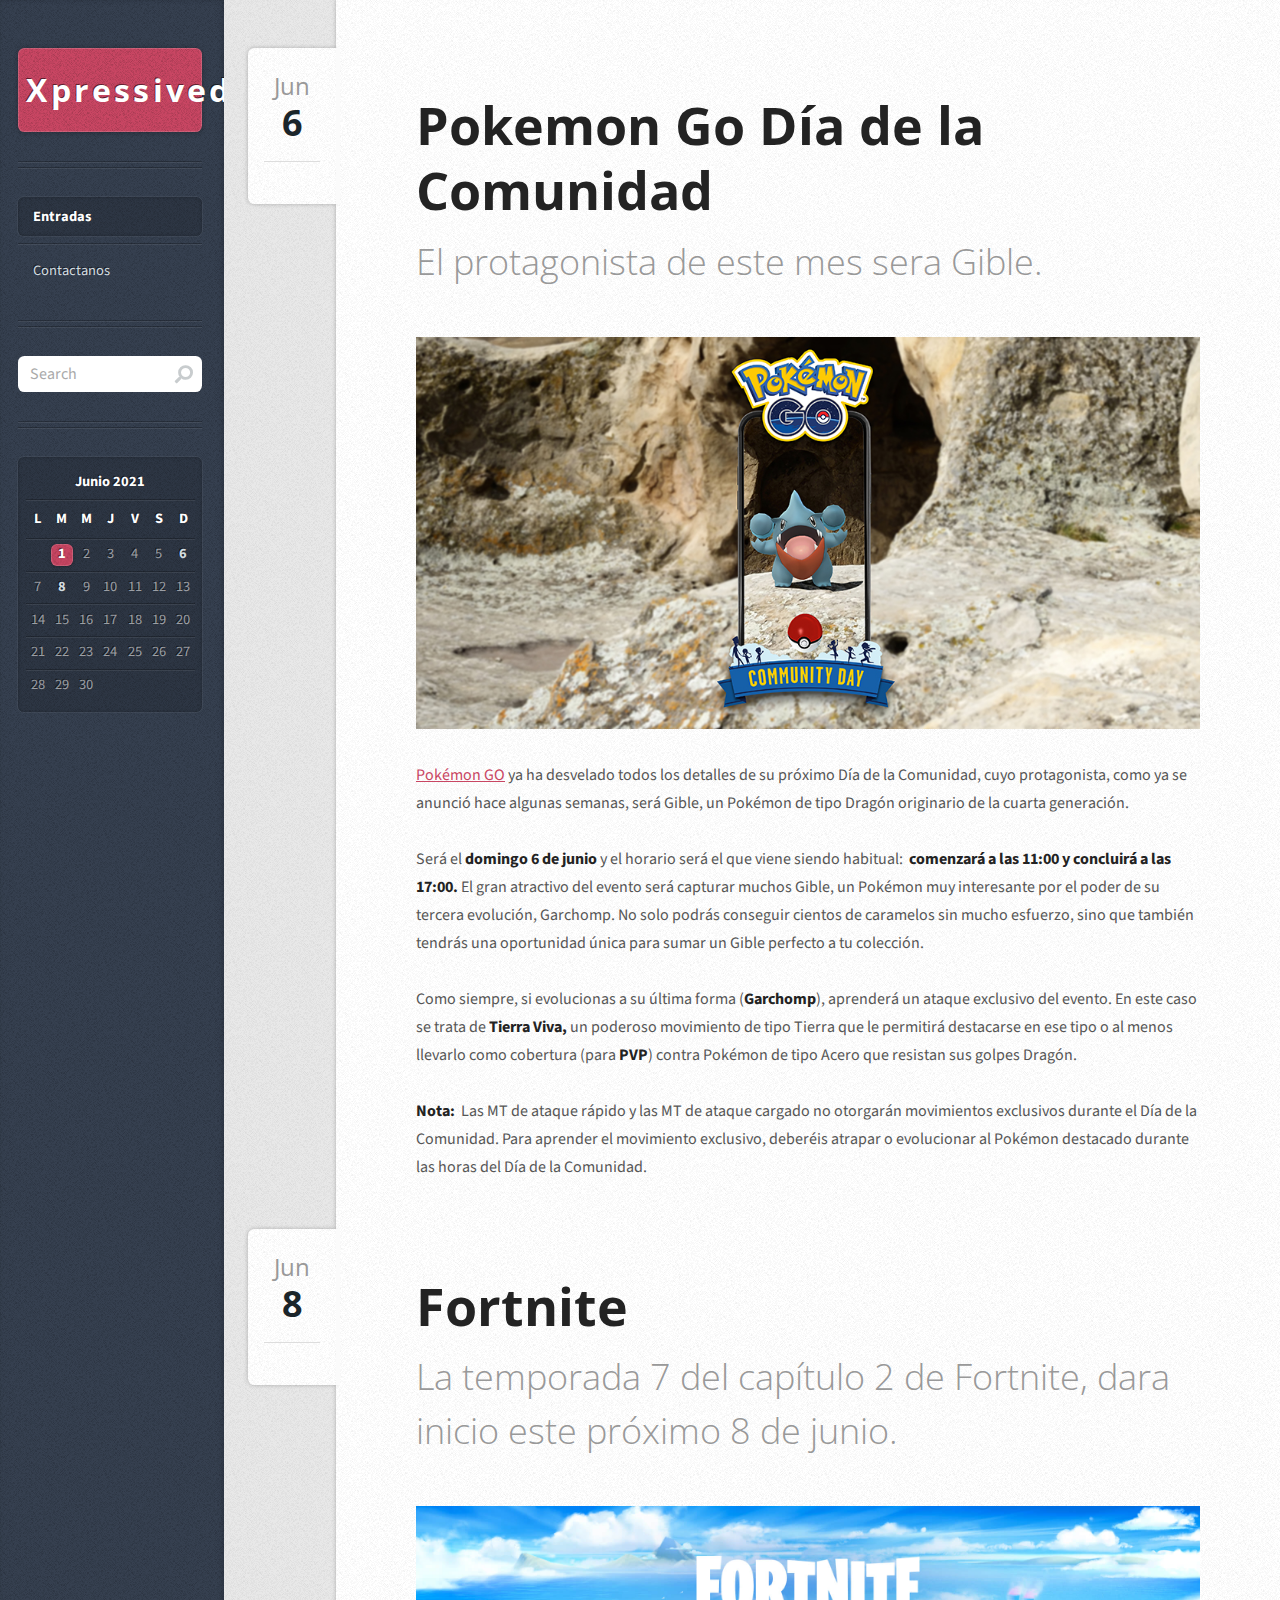
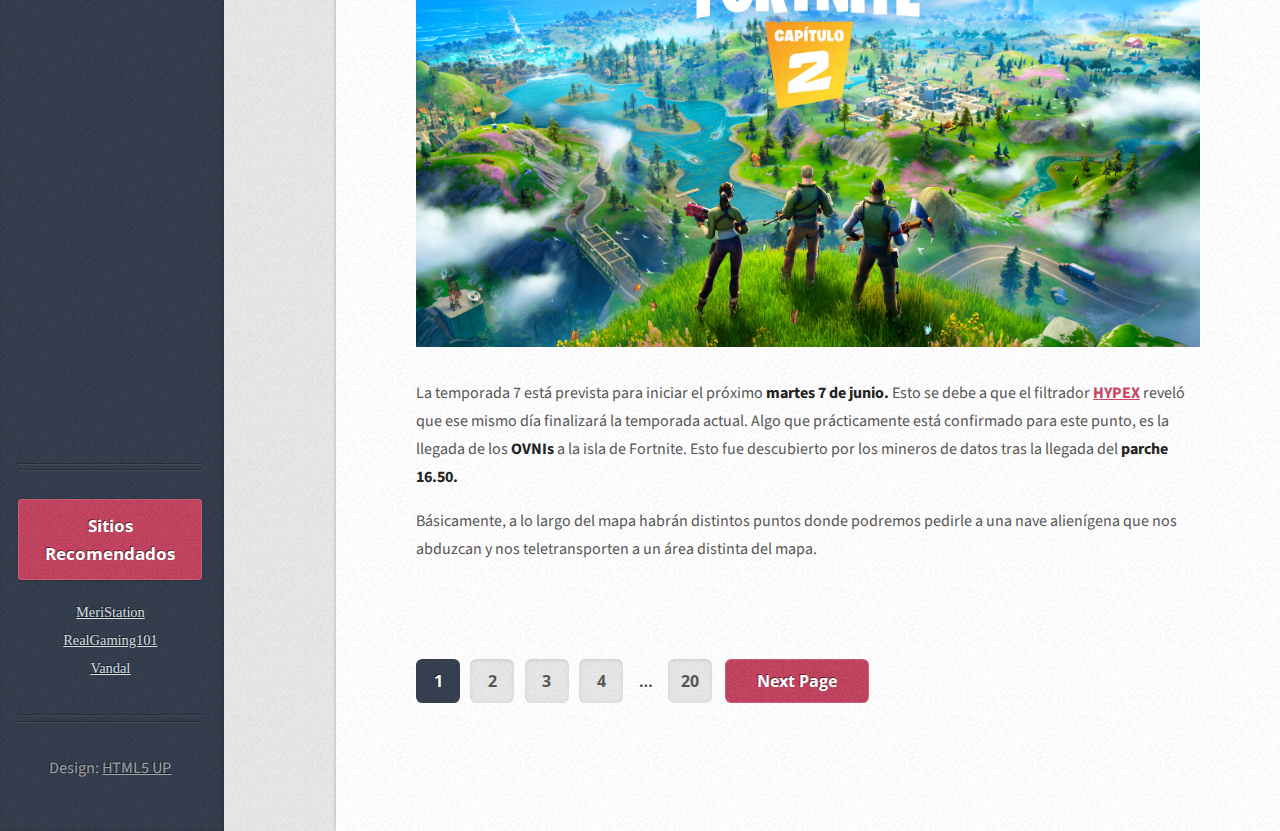
<file: index.html>
<!DOCTYPE html>
<!--
	Striped by HTML5 UP	html5up.net | @ajlkn	Free for personal and commercial use under the CCA 3.0 license (html5up.net/license)-->
<html>
  <head>
    <meta http-equiv="content-type" content="text/html; charset=utf-8">
    <title>Xpressived</title>
    <meta name="viewport" content="width=device-width, initial-scale=1, user-scalable=no">
    <link rel="stylesheet" href="assets/css/style.css">
  </head>
  <body class="is-preload">
    <!-- Content -->
    <div id="content">
      <div class="inner">
        <!-- Post -->
        <article class="box post post-excerpt">
          <header>
            <!--
									Note: Titles and subtitles will wrap automatically when necessary, so don't worry									if they get too long. You can also remove the <p> entirely if you don't									need a subtitle.								-->
            <h2><a href="#">Pokemon Go Día de la Comunidad <br>
              </a></h2>
            <p>El protagonista de este mes sera Gible.<br>
            </p>
          </header>
          <div class="info">
            <!--
									Note: The date should be formatted exactly as it's shown below. In particular, the									"least significant" characters of the month should be encapsulated in a <span>									element to denote what gets dropped in 1200px mode (eg. the "uary" in "January").									Oh, and if you don't need a date for a particular page or post you can simply delete									the entire "date" element.								-->
            <span class="date"><span class="month">Jun<span>io</span></span> <span

                class="day">6</span><span class="year">, 2021</span></span>
            <!--
									Note: You can change the number of list items in "stats" to whatever you want.								-->
            <ul class="stats">
            </ul>
          </div>
          <a href="#" class="image featured"><img src="images/pic01.jpg" alt=""></a><a

            href="https://pokemongo.nianticlabs.com/es/" target="_blank">Pokémon
            GO</a> ya ha desvelado todos los detalles de su próximo Día de la
          Comunidad, cuyo protagonista, como ya se anunció hace algunas semanas,
          será Gible, un Pokémon de tipo Dragón originario de la cuarta
          generación.<br>
          <br>
          Será el <strong>domingo 6 de junio</strong> y el horario será el que
          viene siendo habitual:&nbsp; <strong>comenzará a las 11:00 y
            concluirá a las 17:00. </strong>El gran atractivo del evento será
          capturar muchos Gible, un Pokémon muy interesante por el poder de su
          tercera evolución, Garchomp. No solo podrás conseguir cientos de
          caramelos sin mucho esfuerzo, sino que también tendrás una oportunidad
          única para sumar un Gible perfecto a tu colección. <br>
          <br>
          Como siempre, si evolucionas a su última forma (<strong>Garchomp</strong>),
          aprenderá un ataque exclusivo del evento. En este caso se trata de <strong>Tierra
            Viva,</strong> un poderoso movimiento de tipo Tierra que le
          permitirá destacarse en ese tipo o al menos llevarlo como cobertura
          (para <strong>PVP</strong>) contra Pokémon de tipo Acero que resistan
          sus golpes Dragón.<br>
          <br>
          <strong>Nota:</strong>&nbsp; Las MT de ataque rápido y las MT de
          ataque cargado no otorgarán movimientos exclusivos durante el Día de
          la Comunidad. Para aprender el movimiento exclusivo, deberéis atrapar
          o evolucionar al Pokémon destacado durante las horas del Día de la
          Comunidad.</article>
        <!-- Post -->
        <article class="box post post-excerpt">
          <header>
            <h2><a href="#">Fortnite <br>
              </a></h2>
            <p>La temporada 7 del capítulo 2 de Fortnite, dara inicio este
              próximo 8 de junio.</p>
          </header>
          <div class="info"> <span class="date"><span class="month">Jun<span>io</span></span>
              <span class="day">8</span><span class="year">, 2021</span></span>
          </div>
          <a href="#" class="image featured"><img src="images/pic02.jpg" alt=""></a>
          <p><span>La temporada 7 está prevista para iniciar el próximo <strong>martes
                7 de junio.</strong> Esto se debe a que el filtrador <strong><a

                  href="https://twitter.com/HYPEX?ref_src=twsrc%5Etfw%7Ctwcamp%5Etweetembed%7Ctwterm%5E1371721168185655297%7Ctwgr%5E%7Ctwcon%5Es1_&amp;ref_url=https%3A%2F%2Frealgaming101.es%2Ffortnite%2Ffortnite-temporada-7-capitulo-2-fecha-de-inicio-trailer-pase-de-batalla-skins-filtraciones%2F"

                  target="_blank">HYPEX</a></strong> reveló que ese mismo día
              finalizará la temporada actual.</span> Algo que prácticamente está
            confirmado para este punto, es la llegada de los <strong>OVNIs </strong>a
            la isla de Fortnite. Esto fue descubierto por los mineros de datos
            tras la llegada del<strong> parche 16.50.</strong></p>
          <p></p>
          Básicamente, a lo largo del mapa habrán distintos puntos donde
          podremos pedirle a una nave alienígena que nos abduzcan y nos
          teletransporten a un área distinta del mapa.
          <p></p>
        </article>
        <!-- Pagination -->
        <div class="pagination">
          <!--<a href="#" class="button previous">Previous Page</a>-->
          <div class="pages"> <a href="#" class="active">1</a> <a href="#">2</a>
            <a href="#">3</a> <a href="#">4</a> <span>…</span> <a href="#">20</a>
          </div>
          <a href="#" class="button next">Next Page</a> </div>
      </div>
    </div>
    <!-- Sidebar -->
    <div id="sidebar">
      <!-- Logo -->
      <h1 id="logo"><a href="#">Xpressived</a></h1>
      <!-- Nav -->
      <nav id="nav">
        <ul>
          <li class="current"><a href="#">Entradas</a></li>
          <li><a href="Contacte.html">Contactanos</a></li>
        </ul>
      </nav>
      <!-- Search -->
      <section class="box search">
        <form method="post" action="#"> <input class="text" name="search" placeholder="Search"

            type="text"> </form>
      </section>
      <!-- Calendario -->
      <section class="box calendar">
        <div class="inner">
          <table>
            <caption>Junio 2021</caption>
            <thead>
              <tr>
                <th scope="col" title="Lunes">L</th>
                <th scope="col" title="Martes">M</th>
                <th scope="col" title="Miercoles">M</th>
                <th scope="col" title="Jueves">J</th>
                <th scope="col" title="Viernes">V</th>
                <th scope="col" title="Sabado">S</th>
                <th scope="col" title="Domingo">D</th>
              </tr>
            </thead>
            <tbody>
              <tr>
                <td colspan="1" class="pad"><span>&nbsp;</span></td>
                <td class="today"><a href="#">1</a></td>
                <td><span>2</span></td>
                <td><span>3</span></td>
                <td><span>4</span></td>
                <td><span>5</span></td>
                <td><a href="#">6</a></td>
              </tr>
              <tr>
                <td><span>7</span></td>
                <td><a href="#">8</a></td>
                <td><span>9</span></td>
                <td><span>10</span></td>
                <td><span>11</span></td>
                <td><span>12</span></td>
                <td><span>13</span></td>
              </tr>
              <tr>
                <td><span>14</span></td>
                <td><span>15</span></td>
                <td><span>16</span></td>
                <td><span>17</span></td>
                <td><span>18</span></td>
                <td><span>19</span></td>
                <td><span>20</span></td>
              </tr>
              <tr>
                <td><span>21</span></td>
                <td><span>22</span></td>
                <td><span>23</span></td>
                <td><span>24</span></td>
                <td><span>25</span></td>
                <td><span>26</span></td>
                <td><span>27</span></td>
              </tr>
              <tr>
                <td><span>28</span></td>
                <td><span>29</span></td>
                <td><span>30</span></td>
                <td class="pad" colspan="4"><span>&nbsp;</span></td>
              </tr>
            </tbody>
          </table>
        </div>
      </section>
      <!-- Sitios Recomendados -->
      <section class="box recommend-sites" style="margin-top: 1350.8px;">
        <header>
          <h2>Sitios Recomendados</h2>
        </header>
        <ul>
          <li><a href="https://as.com/meristation/" target="_blank">MeriStation<br>
            </a> <a href="https://realgaming101.es/" target="_blank">RealGaming101<br>
            </a> <a href="https://vandal.elespanol.com/" target="_blank"><u>Vandal</u><br>
            </a></li>
        </ul>
      </section>
      <!-- Copyright -->
      <ul id="copyright">
        <li>Design: <a href="http://html5up.net">HTML5 UP</a></li>
      </ul>
    </div>
    <!-- Scripts -->
    <script src="assets/js/jquery.min.js"></script>
    <script src="assets/js/browser.min.js"></script>
    <script src="assets/js/breakpoints.min.js"></script>
    <script src="assets/js/util.js"></script>
    <script src="assets/js/main.js"></script>
  </body>
</html>
</file>
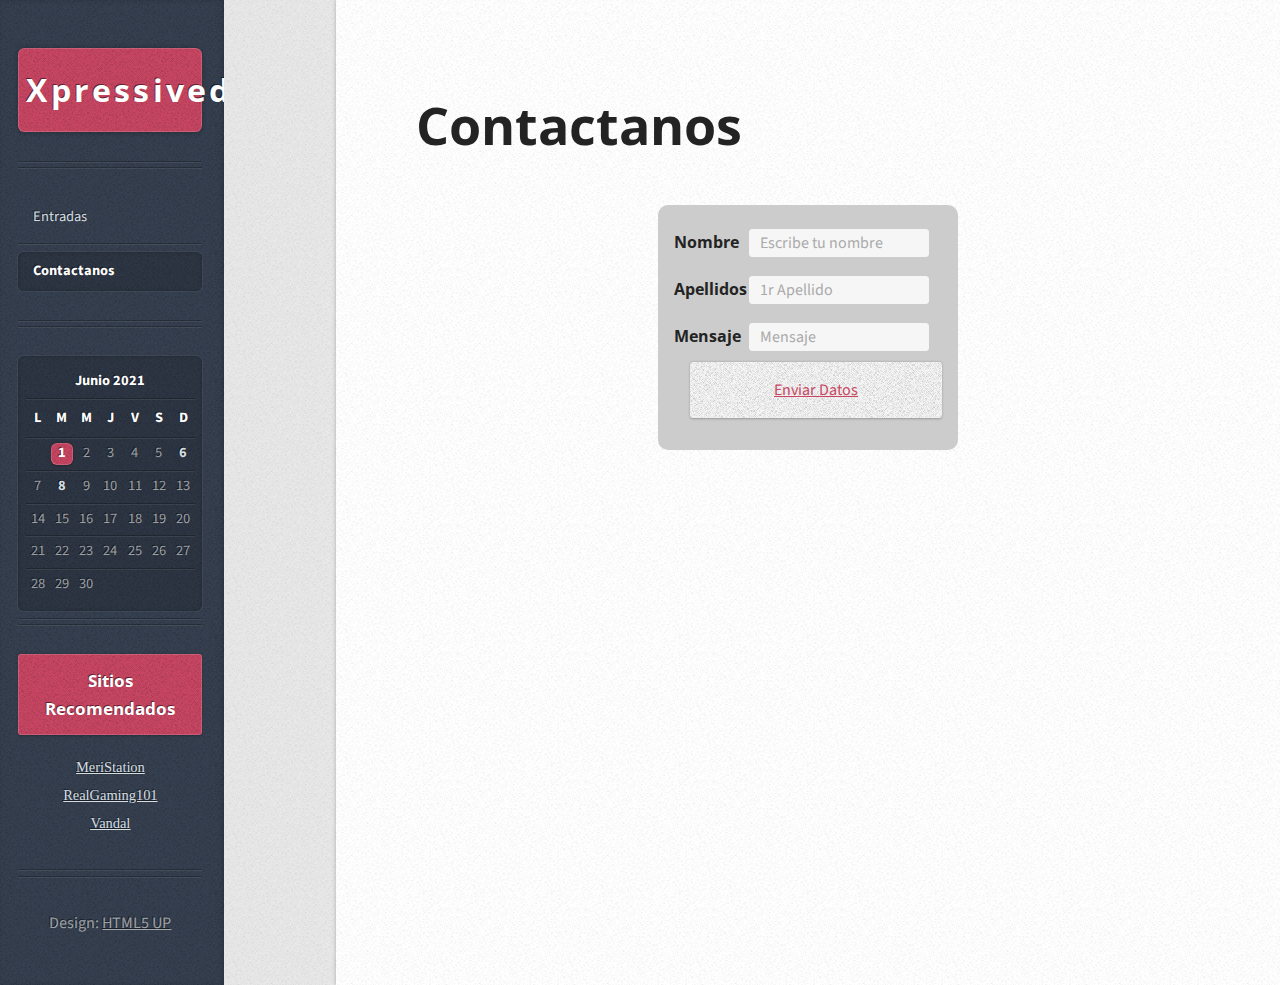
<file: Contacte.html>
<!DOCTYPE html>
<!--
	Striped by HTML5 UP	html5up.net | @ajlkn	Free for personal and commercial use under the CCA 3.0 license (html5up.net/license)-->
<html>
  <head>
    <meta http-equiv="content-type" content="text/html; charset=utf-8">
    <title>Xpressived</title>
    <meta name="viewport" content="width=device-width, initial-scale=1, user-scalable=no">
    <link rel="stylesheet" href="assets/css/style.css">
  </head>
  <body class="is-preload">
    <!-- Content -->
    <div id="content">
      <div class="inner">
        <!-- Post -->
        <article class="box post post-excerpt">
          <header>
            <!--
									Note: Titles and subtitles will wrap automatically when necessary, so don't worry									if they get too long. You can also remove the <p> entirely if you don't									need a subtitle.								-->
            <h2><a href="#">Contactanos <br>
              </a></h2>
          </header>
          <link rel="stylesheet" href="assets/css/Contact.css">
          <form action="#" target="Contactanos" method="get" name="formDatosPersonales">
            <label for="nombre">Nombre</label> <input name="nombre"

              id="nombre" placeholder="Escribe tu nombre" type="text"> <label for="apellidos">Apellidos</label>
            <input name="apellidos" id="apellidos" placeholder="1r Apellido" type="text">
            <label for="Mensaje">Mensaje</label> <input name="mensaje" id="Mensaje"

              placeholder="Mensaje" type="text">
            <ul><li><a href="Form.html">Enviar Datos </a></li></ul>
          </form>
        </article>
      </div>
    </div>
    <!-- Sidebar -->
    <div id="sidebar">
      <!-- Logo -->
      <h1 id="logo"><a href="#">Xpressived</a></h1>
      <!-- Nav -->
      <nav id="nav">
        <ul>
          <li><a href="index.html">Entradas</a></li>
          <li class="current"><a href="#">Contactanos</a></li>
        </ul>
      </nav>
      <!-- Calendario -->
      <section class="box calendar">
        <div class="inner">
          <table>
            <caption>Junio 2021</caption>
            <thead>
              <tr>
                <th scope="col" title="Lunes">L</th>
                <th scope="col" title="Martes">M</th>
                <th scope="col" title="Miercoles">M</th>
                <th scope="col" title="Jueves">J</th>
                <th scope="col" title="Viernes">V</th>
                <th scope="col" title="Sabado">S</th>
                <th scope="col" title="Domingo">D</th>
              </tr>
            </thead>
            <tbody>
              <tr>
                <td colspan="1" class="pad"><span>&nbsp;</span></td>
                <td class="today"><a href="#">1</a></td>
                <td><span>2</span></td>
                <td><span>3</span></td>
                <td><span>4</span></td>
                <td><span>5</span></td>
                <td><a href="#">6</a></td>
              </tr>
              <tr>
                <td><span>7</span></td>
                <td><a href="#">8</a></td>
                <td><span>9</span></td>
                <td><span>10</span></td>
                <td><span>11</span></td>
                <td><span>12</span></td>
                <td><span>13</span></td>
              </tr>
              <tr>
                <td><span>14</span></td>
                <td><span>15</span></td>
                <td><span>16</span></td>
                <td><span>17</span></td>
                <td><span>18</span></td>
                <td><span>19</span></td>
                <td><span>20</span></td>
              </tr>
              <tr>
                <td><span>21</span></td>
                <td><span>22</span></td>
                <td><span>23</span></td>
                <td><span>24</span></td>
                <td><span>25</span></td>
                <td><span>26</span></td>
                <td><span>27</span></td>
              </tr>
              <tr>
                <td><span>28</span></td>
                <td><span>29</span></td>
                <td><span>30</span></td>
                <td class="pad" colspan="4"><span>&nbsp;</span></td>
              </tr>
            </tbody>
          </table>
        </div>
      </section>
      <!-- Sitios Recomendados -->
      <section class="box recommend-sites" style="margin-top: 6.8px;">
        <header>
          <h2>Sitios Recomendados</h2>
        </header>
        <ul>
          <li><a href="https://as.com/meristation/" target="_blank">MeriStation<br>
            </a> <a href="https://realgaming101.es/" target="_blank">RealGaming101<br>
            </a> <a href="https://vandal.elespanol.com/" target="_blank"><u>Vandal</u><br>
            </a></li>
        </ul>
      </section>
      <!-- Copyright -->
      <ul id="copyright">
        <li>Design: <a href="http://html5up.net">HTML5 UP</a></li>
      </ul>
    </div>
    <!-- Scripts -->
    <script src="assets/js/jquery.min.js"></script>
    <script src="assets/js/browser.min.js"></script>
    <script src="assets/js/breakpoints.min.js"></script>
    <script src="assets/js/util.js"></script>
    <script src="assets/js/main.js"></script>
  </body>
</html>
</file>
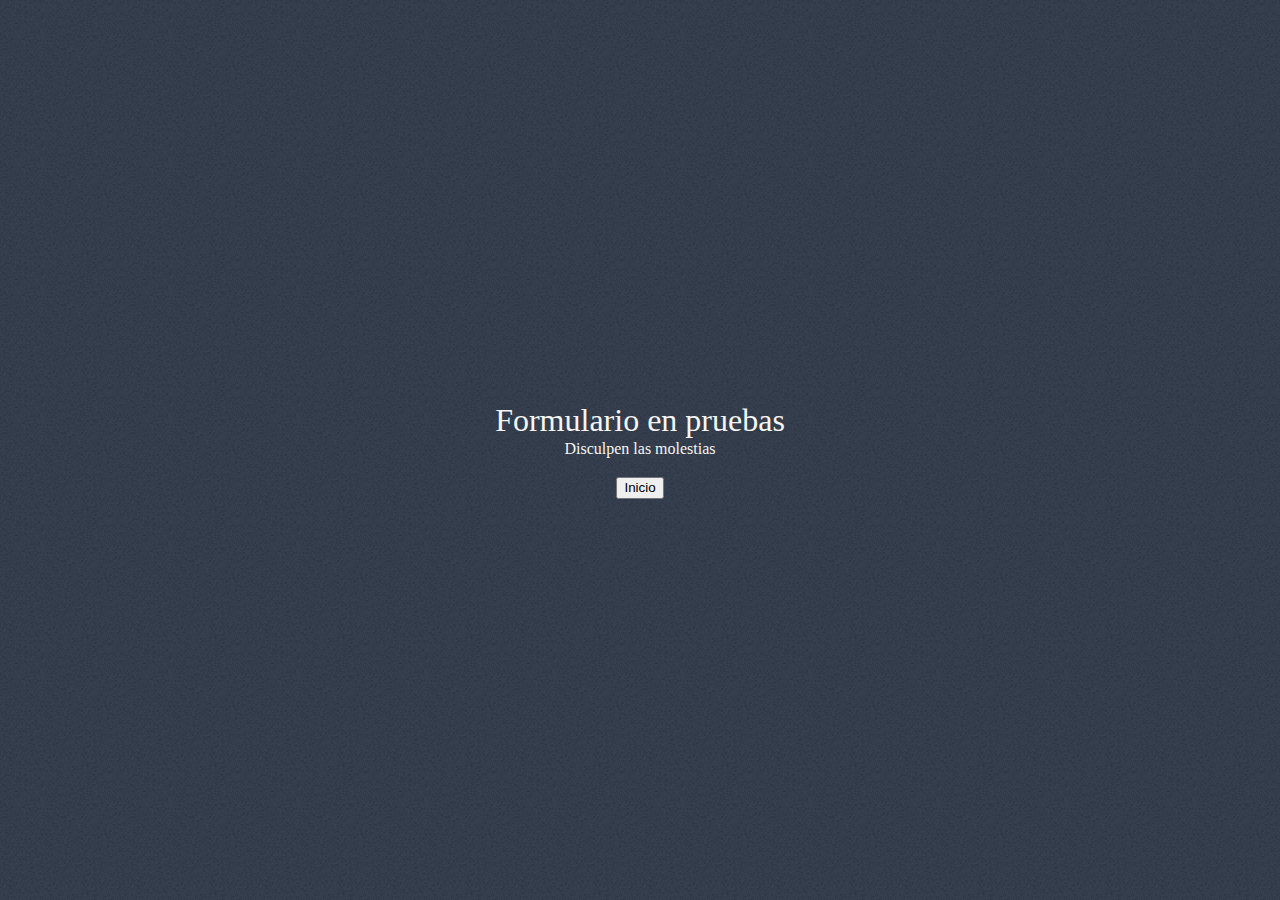
<file: Form.html>
<!DOCTYPE html>
<html lang="en">

  <head>
    <meta http-equiv="content-type" content="text/html; charset=utf-8">
    <title>Formulario en Pruebas</title>
    <meta name="viewport" content="width=device-width, initial-scale=1">
    <link rel="stylesheet" href="assets/css/Form.css">
  </head>

<body>
  <h1>Formulario en pruebas</h1>
  <p>Disculpen las molestias</p>
  
  <p><a href="index.html"><br>
    </a> </p>
  <a href="index.html"> </a>
  <p><form style="display: inline" action="index.html" method="get">
    <button>Inicio</button>
  </form><br>

</body>
</html>
</file>
<file: assets/css/Contact.css>
*{box-sizing:border-box;}

form{
	width:300px;
	padding:16px;
	border-radius:10px;
	margin:auto;
	background-color:#ccc;
}

form label{
	width:72px;
	font-weight:bold;
	display:inline-block;
}

form input[type="text"], form input[type="email"] {
	width:180px;
	padding:3px 10px;
	border:1px solid #f6f6f6;
	border-radius:3px;
	background-color:#f6f6f6;
	margin:8px 0;
	display:inline-block;
}

form input[type="submit"]{
	width:100%;
	padding:8px 16px;
	margin-top:32px;
	border:1px solid #000;
	border-radius:5px;
	display:block;
	color:#fff;
	background-color:#000;
} 

form input[type="submit"]:hover{
	cursor:pointer;
}

textarea{
	width:100%;
	height:100px;
	border:1px solid #f6f6f6;
	border-radius:3px;
	background-color:#f6f6f6;			
	margin:8px 0;
	/*resize: vertical | horizontal | none | both*/
	resize:none;
	display:block;
}


form li{
    display: block;
					background-color: #F5F5F5;
					background-image: url("images/bg01.png");
					padding: 0.875em 0.25em;
					border-radius: 0.2em;
					text-align: center;
					box-shadow: inset 0px 0px 0px 1px rgba(255, 255, 255, 0.15), 0 0.025em 0.15em 0em rgba(0, 0, 0, 0.25);
					text-decoration: none;
					color: #fff;
}
</file>
<file: assets/css/Form.css>
* {
    line-height: 1.2;
    margin: 0;
}

html {
    color: #888;
    display: table;
    height: 100%;
    text-align: center;
    width: 100%;
}

body {
    background-image: url("images/bg01.png");
    background-color: #364050;
    display: table-cell;
    vertical-align: middle;
    margin: 2em auto;
    color: #F5F5F5;
}

h1 {
    
    color:#F5F5F5;
    font-size: 2em;
    font-weight: 400;
}

p {
    
    margin: 0 auto;
    width: 280px;
}

@media only screen and (max-width: 280px) {

    body, p {
        
        width: 95%;
    }

    h1 {
        
        font-size: 1.5em;
        margin: 0 0 0.3em;
    }

}
</file>
<file: assets/css/style.css>
@import url("fontawesome-all.min.css");
@import url("https://fonts.googleapis.com/css?family=Source+Sans+Pro:400,400italic,700|Open+Sans+Condensed:300,700");

/*
	Striped by HTML5 UP
	html5up.net | @ajlkn
	Free for personal and commercial use under the CCA 3.0 license (html5up.net/license)
*/

html, body, div, span, applet, object,
iframe, h1, h2, h3, h4, h5, h6, p, blockquote,
pre, a, abbr, acronym, address, big, cite,
code, del, dfn, em, img, ins, kbd, q, s, samp,
small, strike, strong, sub, sup, tt, var, b,
u, i, center, dl, dt, dd, ol, ul, li, fieldset,
form, label, legend, table, caption, tbody,
tfoot, thead, tr, th, td, article, aside,
canvas, details, embed, figure, figcaption,
footer, header, hgroup, menu, nav, output, ruby,
section, summary, time, mark, audio, video {
	margin: 0;
	padding: 0;
	border: 0;
	font-size: 100%;
	font: inherit;
	vertical-align: baseline;}

article, aside, details, figcaption, figure,
footer, header, hgroup, menu, nav, section {
	display: block;}

body {
	line-height: 1;
}

ol, ul {
	list-style: none;
}

blockquote, q {
	quotes: none;
}

	blockquote:before, blockquote:after, q:before, q:after {
		content: '';
		content: none;
	}

table {
	border-collapse: collapse;
	border-spacing: 0;
}

body {
	-webkit-text-size-adjust: none;
}

mark {
	background-color: transparent;
	color: inherit;
}

input::-moz-focus-inner {
	border: 0;
	padding: 0;
}

input, select, textarea {
	-moz-appearance: none;
	-webkit-appearance: none;
	-ms-appearance: none;
	appearance: none;
}

/* Basic */

	html {
		box-sizing: border-box;
	}

	*, *:before, *:after {
		box-sizing: inherit;
	}

	body {
		background-color: #e8e8e8;
		background-image: url("images/bg02.png");
		display: -moz-flex;
		display: -webkit-flex;
		display: -ms-flex;
		display: flex;
	}

		body.is-preload *, body.is-preload *:before, body.is-preload *:after {
			-moz-animation: none !important;
			-webkit-animation: none !important;
			-ms-animation: none !important;
			animation: none !important;
			-moz-transition: none !important;
			-webkit-transition: none !important;
			-ms-transition: none !important;
			transition: none !important;
		}

	body, input, textarea, select {
		font-family: 'Source Sans Pro', sans-serif;
		font-weight: 400;
		color: #565656;
	}

	a {
		color: #c94663;
	}

	strong, b {
		font-weight: 700;
		color: #232323;
	}

	h2, h3, h4, h5, h6 {
		font-family: 'Open Sans Condensed', sans-serif;
		font-weight: 700;
		color: #232323;
	}

	h2 a, h4 a, h5 a, h6 a {
		text-decoration: none;
		color: inherit;
	}

	blockquote {
		border-left: solid 5px #ddd;
		padding: 1em 0 1em 2em;
		font-style: italic;
	}

	em, i {
		font-style: italic;
	}

	hr {
		border: 0;
		border-top: solid 1px #ddd;
		padding: 1.5em 0 0 0;
		margin: 1.75em 0 0 0;
	}

	sub {
		position: relative;
		top: 0.5em;
		font-size: 0.8em;
	}

	sup {
		position: relative;
		top: -0.5em;
		font-size: 0.8em;
	}

	br.clear {
		clear: both;
	}

	p, ul, ol, dl {
		margin-bottom: 1em;
	}

/* Row */

	.row {
		display: flex;
		flex-wrap: wrap;
		box-sizing: border-box;
		align-items: stretch;
	}

		.row > * {
			box-sizing: border-box;
		}

		.row.gtr-uniform > * > :last-child {
			margin-bottom: 0;
		}

		.row.aln-left {
			justify-content: flex-start;
		}

		.row.aln-center {
			justify-content: center;
		}

		.row.aln-right {
			justify-content: flex-end;
		}

		.row.aln-top {
			align-items: flex-start;
		}

		.row.aln-middle {
			align-items: center;
		}

		.row.aln-bottom {
			align-items: flex-end;
		}

		.row > .imp {
			order: -1;
		}

		.row > .col-1 {
			width: 8.33333%;
		}

		.row > .off-1 {
			margin-left: 8.33333%;
		}

		.row > .col-2 {
			width: 16.66667%;
		}

		.row > .off-2 {
			margin-left: 16.66667%;
		}

		.row > .col-3 {
			width: 25%;
		}

		.row > .off-3 {
			margin-left: 25%;
		}

		.row > .col-4 {
			width: 33.33333%;
		}

		.row > .off-4 {
			margin-left: 33.33333%;
		}

		.row > .col-5 {
			width: 41.66667%;
		}

		.row > .off-5 {
			margin-left: 41.66667%;
		}

		.row > .col-6 {
			width: 50%;
		}

		.row > .off-6 {
			margin-left: 50%;
		}

		.row > .col-7 {
			width: 58.33333%;
		}

		.row > .off-7 {
			margin-left: 58.33333%;
		}

		.row > .col-8 {
			width: 66.66667%;
		}

		.row > .off-8 {
			margin-left: 66.66667%;
		}

		.row > .col-9 {
			width: 75%;
		}

		.row > .off-9 {
			margin-left: 75%;
		}

		.row > .col-10 {
			width: 83.33333%;
		}

		.row > .off-10 {
			margin-left: 83.33333%;
		}

		.row > .col-11 {
			width: 91.66667%;
		}

		.row > .off-11 {
			margin-left: 91.66667%;
		}

		.row > .col-12 {
			width: 100%;
		}

		.row > .off-12 {
			margin-left: 100%;
		}

		.row.gtr-0 {
			margin-top: 0px;
			margin-left: 0px;
		}

			.row.gtr-0 > * {
				padding: 0px 0 0 0px;
			}

			.row.gtr-0.gtr-uniform {
				margin-top: 0px;
			}

				.row.gtr-0.gtr-uniform > * {
					padding-top: 0px;
				}

		.row.gtr-25 {
			margin-top: -12.5px;
			margin-left: -12.5px;
		}

			.row.gtr-25 > * {
				padding: 12.5px 0 0 12.5px;
			}

			.row.gtr-25.gtr-uniform {
				margin-top: -12.5px;
			}

				.row.gtr-25.gtr-uniform > * {
					padding-top: 12.5px;
				}

		.row.gtr-50 {
			margin-top: -25px;
			margin-left: -25px;
		}

			.row.gtr-50 > * {
				padding: 25px 0 0 25px;
			}

			.row.gtr-50.gtr-uniform {
				margin-top: -25px;
			}

				.row.gtr-50.gtr-uniform > * {
					padding-top: 25px;
				}

		.row {
			margin-top: -50px;
			margin-left: -50px;
		}

			.row > * {
				padding: 50px 0 0 50px;
			}

			.row.gtr-uniform {
				margin-top: -50px;
			}

				.row.gtr-uniform > * {
					padding-top: 50px;
				}

		.row.gtr-150 {
			margin-top: -75px;
			margin-left: -75px;
		}

			.row.gtr-150 > * {
				padding: 75px 0 0 75px;
			}

			.row.gtr-150.gtr-uniform {
				margin-top: -75px;
			}

				.row.gtr-150.gtr-uniform > * {
					padding-top: 75px;
				}

		.row.gtr-200 {
			margin-top: -100px;
			margin-left: -100px;
		}

			.row.gtr-200 > * {
				padding: 100px 0 0 100px;
			}

			.row.gtr-200.gtr-uniform {
				margin-top: -100px;
			}

				.row.gtr-200.gtr-uniform > * {
					padding-top: 100px;
				}

		@media screen and (min-width: 737px) {

			.row {
				display: flex;
				flex-wrap: wrap;
				box-sizing: border-box;
				align-items: stretch;
			}

				.row > * {
					box-sizing: border-box;
				}

				.row.gtr-uniform > * > :last-child {
					margin-bottom: 0;
				}

				.row.aln-left {
					justify-content: flex-start;
				}

				.row.aln-center {
					justify-content: center;
				}

				.row.aln-right {
					justify-content: flex-end;
				}

				.row.aln-top {
					align-items: flex-start;
				}

				.row.aln-middle {
					align-items: center;
				}

				.row.aln-bottom {
					align-items: flex-end;
				}

				.row > .imp-desktop {
					order: -1;
				}

				.row > .col-1-desktop {
					width: 8.33333%;
				}

				.row > .off-1-desktop {
					margin-left: 8.33333%;
				}

				.row > .col-2-desktop {
					width: 16.66667%;
				}

				.row > .off-2-desktop {
					margin-left: 16.66667%;
				}

				.row > .col-3-desktop {
					width: 25%;
				}

				.row > .off-3-desktop {
					margin-left: 25%;
				}

				.row > .col-4-desktop {
					width: 33.33333%;
				}

				.row > .off-4-desktop {
					margin-left: 33.33333%;
				}

				.row > .col-5-desktop {
					width: 41.66667%;
				}

				.row > .off-5-desktop {
					margin-left: 41.66667%;
				}

				.row > .col-6-desktop {
					width: 50%;
				}

				.row > .off-6-desktop {
					margin-left: 50%;
				}

				.row > .col-7-desktop {
					width: 58.33333%;
				}

				.row > .off-7-desktop {
					margin-left: 58.33333%;
				}

				.row > .col-8-desktop {
					width: 66.66667%;
				}

				.row > .off-8-desktop {
					margin-left: 66.66667%;
				}

				.row > .col-9-desktop {
					width: 75%;
				}

				.row > .off-9-desktop {
					margin-left: 75%;
				}

				.row > .col-10-desktop {
					width: 83.33333%;
				}

				.row > .off-10-desktop {
					margin-left: 83.33333%;
				}

				.row > .col-11-desktop {
					width: 91.66667%;
				}

				.row > .off-11-desktop {
					margin-left: 91.66667%;
				}

				.row > .col-12-desktop {
					width: 100%;
				}

				.row > .off-12-desktop {
					margin-left: 100%;
				}

				.row.gtr-0 {
					margin-top: 0px;
					margin-left: 0px;
				}

					.row.gtr-0 > * {
						padding: 0px 0 0 0px;
					}

					.row.gtr-0.gtr-uniform {
						margin-top: 0px;
					}

						.row.gtr-0.gtr-uniform > * {
							padding-top: 0px;
						}

				.row.gtr-25 {
					margin-top: -12.5px;
					margin-left: -12.5px;
				}

					.row.gtr-25 > * {
						padding: 12.5px 0 0 12.5px;
					}

					.row.gtr-25.gtr-uniform {
						margin-top: -12.5px;
					}

						.row.gtr-25.gtr-uniform > * {
							padding-top: 12.5px;
						}

				.row.gtr-50 {
					margin-top: -25px;
					margin-left: -25px;
				}

					.row.gtr-50 > * {
						padding: 25px 0 0 25px;
					}

					.row.gtr-50.gtr-uniform {
						margin-top: -25px;
					}

						.row.gtr-50.gtr-uniform > * {
							padding-top: 25px;
						}

				.row {
					margin-top: -50px;
					margin-left: -50px;
				}

					.row > * {
						padding: 50px 0 0 50px;
					}

					.row.gtr-uniform {
						margin-top: -50px;
					}

						.row.gtr-uniform > * {
							padding-top: 50px;
						}

				.row.gtr-150 {
					margin-top: -75px;
					margin-left: -75px;
				}

					.row.gtr-150 > * {
						padding: 75px 0 0 75px;
					}

					.row.gtr-150.gtr-uniform {
						margin-top: -75px;
					}

						.row.gtr-150.gtr-uniform > * {
							padding-top: 75px;
						}

				.row.gtr-200 {
					margin-top: -100px;
					margin-left: -100px;
				}

					.row.gtr-200 > * {
						padding: 100px 0 0 100px;
					}

					.row.gtr-200.gtr-uniform {
						margin-top: -100px;
					}

						.row.gtr-200.gtr-uniform > * {
							padding-top: 100px;
						}

		}

		@media screen and (min-width: 1201px) {

			.row {
				display: flex;
				flex-wrap: wrap;
				box-sizing: border-box;
				align-items: stretch;
			}

				.row > * {
					box-sizing: border-box;
				}

				.row.gtr-uniform > * > :last-child {
					margin-bottom: 0;
				}

				.row.aln-left {
					justify-content: flex-start;
				}

				.row.aln-center {
					justify-content: center;
				}

				.row.aln-right {
					justify-content: flex-end;
				}

				.row.aln-top {
					align-items: flex-start;
				}

				.row.aln-middle {
					align-items: center;
				}

				.row.aln-bottom {
					align-items: flex-end;
				}

				.row > .imp-wide {
					order: -1;
				}

				.row > .col-1-wide {
					width: 8.33333%;
				}

				.row > .off-1-wide {
					margin-left: 8.33333%;
				}

				.row > .col-2-wide {
					width: 16.66667%;
				}

				.row > .off-2-wide {
					margin-left: 16.66667%;
				}

				.row > .col-3-wide {
					width: 25%;
				}

				.row > .off-3-wide {
					margin-left: 25%;
				}

				.row > .col-4-wide {
					width: 33.33333%;
				}

				.row > .off-4-wide {
					margin-left: 33.33333%;
				}

				.row > .col-5-wide {
					width: 41.66667%;
				}

				.row > .off-5-wide {
					margin-left: 41.66667%;
				}

				.row > .col-6-wide {
					width: 50%;
				}

				.row > .off-6-wide {
					margin-left: 50%;
				}

				.row > .col-7-wide {
					width: 58.33333%;
				}

				.row > .off-7-wide {
					margin-left: 58.33333%;
				}

				.row > .col-8-wide {
					width: 66.66667%;
				}

				.row > .off-8-wide {
					margin-left: 66.66667%;
				}

				.row > .col-9-wide {
					width: 75%;
				}

				.row > .off-9-wide {
					margin-left: 75%;
				}

				.row > .col-10-wide {
					width: 83.33333%;
				}

				.row > .off-10-wide {
					margin-left: 83.33333%;
				}

				.row > .col-11-wide {
					width: 91.66667%;
				}

				.row > .off-11-wide {
					margin-left: 91.66667%;
				}

				.row > .col-12-wide {
					width: 100%;
				}

				.row > .off-12-wide {
					margin-left: 100%;
				}

				.row.gtr-0 {
					margin-top: 0px;
					margin-left: 0px;
				}

					.row.gtr-0 > * {
						padding: 0px 0 0 0px;
					}

					.row.gtr-0.gtr-uniform {
						margin-top: 0px;
					}

						.row.gtr-0.gtr-uniform > * {
							padding-top: 0px;
						}

				.row.gtr-25 {
					margin-top: -12.5px;
					margin-left: -12.5px;
				}

					.row.gtr-25 > * {
						padding: 12.5px 0 0 12.5px;
					}

					.row.gtr-25.gtr-uniform {
						margin-top: -12.5px;
					}

						.row.gtr-25.gtr-uniform > * {
							padding-top: 12.5px;
						}

				.row.gtr-50 {
					margin-top: -25px;
					margin-left: -25px;
				}

					.row.gtr-50 > * {
						padding: 25px 0 0 25px;
					}

					.row.gtr-50.gtr-uniform {
						margin-top: -25px;
					}

						.row.gtr-50.gtr-uniform > * {
							padding-top: 25px;
						}

				.row {
					margin-top: -50px;
					margin-left: -50px;
				}

					.row > * {
						padding: 50px 0 0 50px;
					}

					.row.gtr-uniform {
						margin-top: -50px;
					}

						.row.gtr-uniform > * {
							padding-top: 50px;
						}

				.row.gtr-150 {
					margin-top: -75px;
					margin-left: -75px;
				}

					.row.gtr-150 > * {
						padding: 75px 0 0 75px;
					}

					.row.gtr-150.gtr-uniform {
						margin-top: -75px;
					}

						.row.gtr-150.gtr-uniform > * {
							padding-top: 75px;
						}

				.row.gtr-200 {
					margin-top: -100px;
					margin-left: -100px;
				}

					.row.gtr-200 > * {
						padding: 100px 0 0 100px;
					}

					.row.gtr-200.gtr-uniform {
						margin-top: -100px;
					}

						.row.gtr-200.gtr-uniform > * {
							padding-top: 100px;
						}

		}

		@media screen and (min-width: 737px) and (max-width: 1200px) {

			.row {
				display: flex;
				flex-wrap: wrap;
				box-sizing: border-box;
				align-items: stretch;
			}

				.row > * {
					box-sizing: border-box;
				}

				.row.gtr-uniform > * > :last-child {
					margin-bottom: 0;
				}

				.row.aln-left {
					justify-content: flex-start;
				}

				.row.aln-center {
					justify-content: center;
				}

				.row.aln-right {
					justify-content: flex-end;
				}

				.row.aln-top {
					align-items: flex-start;
				}

				.row.aln-middle {
					align-items: center;
				}

				.row.aln-bottom {
					align-items: flex-end;
				}

				.row > .imp-narrow {
					order: -1;
				}

				.row > .col-1-narrow {
					width: 8.33333%;
				}

				.row > .off-1-narrow {
					margin-left: 8.33333%;
				}

				.row > .col-2-narrow {
					width: 16.66667%;
				}

				.row > .off-2-narrow {
					margin-left: 16.66667%;
				}

				.row > .col-3-narrow {
					width: 25%;
				}

				.row > .off-3-narrow {
					margin-left: 25%;
				}

				.row > .col-4-narrow {
					width: 33.33333%;
				}

				.row > .off-4-narrow {
					margin-left: 33.33333%;
				}

				.row > .col-5-narrow {
					width: 41.66667%;
				}

				.row > .off-5-narrow {
					margin-left: 41.66667%;
				}

				.row > .col-6-narrow {
					width: 50%;
				}

				.row > .off-6-narrow {
					margin-left: 50%;
				}

				.row > .col-7-narrow {
					width: 58.33333%;
				}

				.row > .off-7-narrow {
					margin-left: 58.33333%;
				}

				.row > .col-8-narrow {
					width: 66.66667%;
				}

				.row > .off-8-narrow {
					margin-left: 66.66667%;
				}

				.row > .col-9-narrow {
					width: 75%;
				}

				.row > .off-9-narrow {
					margin-left: 75%;
				}

				.row > .col-10-narrow {
					width: 83.33333%;
				}

				.row > .off-10-narrow {
					margin-left: 83.33333%;
				}

				.row > .col-11-narrow {
					width: 91.66667%;
				}

				.row > .off-11-narrow {
					margin-left: 91.66667%;
				}

				.row > .col-12-narrow {
					width: 100%;
				}

				.row > .off-12-narrow {
					margin-left: 100%;
				}

				.row.gtr-0 {
					margin-top: 0px;
					margin-left: 0px;
				}

					.row.gtr-0 > * {
						padding: 0px 0 0 0px;
					}

					.row.gtr-0.gtr-uniform {
						margin-top: 0px;
					}

						.row.gtr-0.gtr-uniform > * {
							padding-top: 0px;
						}

				.row.gtr-25 {
					margin-top: -12.5px;
					margin-left: -12.5px;
				}

					.row.gtr-25 > * {
						padding: 12.5px 0 0 12.5px;
					}

					.row.gtr-25.gtr-uniform {
						margin-top: -12.5px;
					}

						.row.gtr-25.gtr-uniform > * {
							padding-top: 12.5px;
						}

				.row.gtr-50 {
					margin-top: -25px;
					margin-left: -25px;
				}

					.row.gtr-50 > * {
						padding: 25px 0 0 25px;
					}

					.row.gtr-50.gtr-uniform {
						margin-top: -25px;
					}

						.row.gtr-50.gtr-uniform > * {
							padding-top: 25px;
						}

				.row {
					margin-top: -50px;
					margin-left: -50px;
				}

					.row > * {
						padding: 50px 0 0 50px;
					}

					.row.gtr-uniform {
						margin-top: -50px;
					}

						.row.gtr-uniform > * {
							padding-top: 50px;
						}

				.row.gtr-150 {
					margin-top: -75px;
					margin-left: -75px;
				}

					.row.gtr-150 > * {
						padding: 75px 0 0 75px;
					}

					.row.gtr-150.gtr-uniform {
						margin-top: -75px;
					}

						.row.gtr-150.gtr-uniform > * {
							padding-top: 75px;
						}

				.row.gtr-200 {
					margin-top: -100px;
					margin-left: -100px;
				}

					.row.gtr-200 > * {
						padding: 100px 0 0 100px;
					}

					.row.gtr-200.gtr-uniform {
						margin-top: -100px;
					}

						.row.gtr-200.gtr-uniform > * {
							padding-top: 100px;
						}

		}

		@media screen and (min-width: 737px) and (max-width: 1000px) {

			.row {
				display: flex;
				flex-wrap: wrap;
				box-sizing: border-box;
				align-items: stretch;
			}

				.row > * {
					box-sizing: border-box;
				}

				.row.gtr-uniform > * > :last-child {
					margin-bottom: 0;
				}

				.row.aln-left {
					justify-content: flex-start;
				}

				.row.aln-center {
					justify-content: center;
				}

				.row.aln-right {
					justify-content: flex-end;
				}

				.row.aln-top {
					align-items: flex-start;
				}

				.row.aln-middle {
					align-items: center;
				}

				.row.aln-bottom {
					align-items: flex-end;
				}

				.row > .imp-narrower {
					order: -1;
				}

				.row > .col-1-narrower {
					width: 8.33333%;
				}

				.row > .off-1-narrower {
					margin-left: 8.33333%;
				}

				.row > .col-2-narrower {
					width: 16.66667%;
				}

				.row > .off-2-narrower {
					margin-left: 16.66667%;
				}

				.row > .col-3-narrower {
					width: 25%;
				}

				.row > .off-3-narrower {
					margin-left: 25%;
				}

				.row > .col-4-narrower {
					width: 33.33333%;
				}

				.row > .off-4-narrower {
					margin-left: 33.33333%;
				}

				.row > .col-5-narrower {
					width: 41.66667%;
				}

				.row > .off-5-narrower {
					margin-left: 41.66667%;
				}

				.row > .col-6-narrower {
					width: 50%;
				}

				.row > .off-6-narrower {
					margin-left: 50%;
				}

				.row > .col-7-narrower {
					width: 58.33333%;
				}

				.row > .off-7-narrower {
					margin-left: 58.33333%;
				}

				.row > .col-8-narrower {
					width: 66.66667%;
				}

				.row > .off-8-narrower {
					margin-left: 66.66667%;
				}

				.row > .col-9-narrower {
					width: 75%;
				}

				.row > .off-9-narrower {
					margin-left: 75%;
				}

				.row > .col-10-narrower {
					width: 83.33333%;
				}

				.row > .off-10-narrower {
					margin-left: 83.33333%;
				}

				.row > .col-11-narrower {
					width: 91.66667%;
				}

				.row > .off-11-narrower {
					margin-left: 91.66667%;
				}

				.row > .col-12-narrower {
					width: 100%;
				}

				.row > .off-12-narrower {
					margin-left: 100%;
				}

				.row.gtr-0 {
					margin-top: 0px;
					margin-left: 0px;
				}

					.row.gtr-0 > * {
						padding: 0px 0 0 0px;
					}

					.row.gtr-0.gtr-uniform {
						margin-top: 0px;
					}

						.row.gtr-0.gtr-uniform > * {
							padding-top: 0px;
						}

				.row.gtr-25 {
					margin-top: -12.5px;
					margin-left: -12.5px;
				}

					.row.gtr-25 > * {
						padding: 12.5px 0 0 12.5px;
					}

					.row.gtr-25.gtr-uniform {
						margin-top: -12.5px;
					}

						.row.gtr-25.gtr-uniform > * {
							padding-top: 12.5px;
						}

				.row.gtr-50 {
					margin-top: -25px;
					margin-left: -25px;
				}

					.row.gtr-50 > * {
						padding: 25px 0 0 25px;
					}

					.row.gtr-50.gtr-uniform {
						margin-top: -25px;
					}

						.row.gtr-50.gtr-uniform > * {
							padding-top: 25px;
						}

				.row {
					margin-top: -50px;
					margin-left: -50px;
				}

					.row > * {
						padding: 50px 0 0 50px;
					}

					.row.gtr-uniform {
						margin-top: -50px;
					}

						.row.gtr-uniform > * {
							padding-top: 50px;
						}

				.row.gtr-150 {
					margin-top: -75px;
					margin-left: -75px;
				}

					.row.gtr-150 > * {
						padding: 75px 0 0 75px;
					}

					.row.gtr-150.gtr-uniform {
						margin-top: -75px;
					}

						.row.gtr-150.gtr-uniform > * {
							padding-top: 75px;
						}

				.row.gtr-200 {
					margin-top: -100px;
					margin-left: -100px;
				}

					.row.gtr-200 > * {
						padding: 100px 0 0 100px;
					}

					.row.gtr-200.gtr-uniform {
						margin-top: -100px;
					}

						.row.gtr-200.gtr-uniform > * {
							padding-top: 100px;
						}

		}

		@media screen and (max-width: 736px) {

			.row {
				display: flex;
				flex-wrap: wrap;
				box-sizing: border-box;
				align-items: stretch;
			}

				.row > * {
					box-sizing: border-box;
				}

				.row.gtr-uniform > * > :last-child {
					margin-bottom: 0;
				}

				.row.aln-left {
					justify-content: flex-start;
				}

				.row.aln-center {
					justify-content: center;
				}

				.row.aln-right {
					justify-content: flex-end;
				}

				.row.aln-top {
					align-items: flex-start;
				}

				.row.aln-middle {
					align-items: center;
				}

				.row.aln-bottom {
					align-items: flex-end;
				}

				.row > .imp-mobile {
					order: -1;
				}

				.row > .col-1-mobile {
					width: 8.33333%;
				}

				.row > .off-1-mobile {
					margin-left: 8.33333%;
				}

				.row > .col-2-mobile {
					width: 16.66667%;
				}

				.row > .off-2-mobile {
					margin-left: 16.66667%;
				}

				.row > .col-3-mobile {
					width: 25%;
				}

				.row > .off-3-mobile {
					margin-left: 25%;
				}

				.row > .col-4-mobile {
					width: 33.33333%;
				}

				.row > .off-4-mobile {
					margin-left: 33.33333%;
				}

				.row > .col-5-mobile {
					width: 41.66667%;
				}

				.row > .off-5-mobile {
					margin-left: 41.66667%;
				}

				.row > .col-6-mobile {
					width: 50%;
				}

				.row > .off-6-mobile {
					margin-left: 50%;
				}

				.row > .col-7-mobile {
					width: 58.33333%;
				}

				.row > .off-7-mobile {
					margin-left: 58.33333%;
				}

				.row > .col-8-mobile {
					width: 66.66667%;
				}

				.row > .off-8-mobile {
					margin-left: 66.66667%;
				}

				.row > .col-9-mobile {
					width: 75%;
				}

				.row > .off-9-mobile {
					margin-left: 75%;
				}

				.row > .col-10-mobile {
					width: 83.33333%;
				}

				.row > .off-10-mobile {
					margin-left: 83.33333%;
				}

				.row > .col-11-mobile {
					width: 91.66667%;
				}

				.row > .off-11-mobile {
					margin-left: 91.66667%;
				}

				.row > .col-12-mobile {
					width: 100%;
				}

				.row > .off-12-mobile {
					margin-left: 100%;
				}

				.row.gtr-0 {
					margin-top: 0px;
					margin-left: 0px;
				}

					.row.gtr-0 > * {
						padding: 0px 0 0 0px;
					}

					.row.gtr-0.gtr-uniform {
						margin-top: 0px;
					}

						.row.gtr-0.gtr-uniform > * {
							padding-top: 0px;
						}

				.row.gtr-25 {
					margin-top: -12.5px;
					margin-left: -12.5px;
				}

					.row.gtr-25 > * {
						padding: 12.5px 0 0 12.5px;
					}

					.row.gtr-25.gtr-uniform {
						margin-top: -12.5px;
					}

						.row.gtr-25.gtr-uniform > * {
							padding-top: 12.5px;
						}

				.row.gtr-50 {
					margin-top: -25px;
					margin-left: -25px;
				}

					.row.gtr-50 > * {
						padding: 25px 0 0 25px;
					}

					.row.gtr-50.gtr-uniform {
						margin-top: -25px;
					}

						.row.gtr-50.gtr-uniform > * {
							padding-top: 25px;
						}

				.row {
					margin-top: -50px;
					margin-left: -50px;
				}

					.row > * {
						padding: 50px 0 0 50px;
					}

					.row.gtr-uniform {
						margin-top: -50px;
					}

						.row.gtr-uniform > * {
							padding-top: 50px;
						}

				.row.gtr-150 {
					margin-top: -75px;
					margin-left: -75px;
				}

					.row.gtr-150 > * {
						padding: 75px 0 0 75px;
					}

					.row.gtr-150.gtr-uniform {
						margin-top: -75px;
					}

						.row.gtr-150.gtr-uniform > * {
							padding-top: 75px;
						}

				.row.gtr-200 {
					margin-top: -100px;
					margin-left: -100px;
				}

					.row.gtr-200 > * {
						padding: 100px 0 0 100px;
					}

					.row.gtr-200.gtr-uniform {
						margin-top: -100px;
					}

						.row.gtr-200.gtr-uniform > * {
							padding-top: 100px;
						}

		}

/* Table */

	table {
		margin-bottom: 1em;
		width: 100%;
	}

		table tbody tr:nth-child(2n+2) {
			background: #f4f4f4;
		}

		table td {
			padding: 0.5em 1em 0.5em 1em;
		}

		table th {
			text-align: left;
			font-weight: 700;
			padding: 0.75em 1em 0.75em 1em;
		}

		table thead {
			border-bottom: solid 1px #ddd;
		}

		table tfoot {
			border-top: solid 1px #ddd;
			background: #eee;
		}

/* Form */

	form label {
		font-family: 'Open Sans Condensed', sans-serif;
		font-weight: 700;
		color: #232323;
		margin: 0 0 0.75em 0;
	}

	form input[type="text"],
	form input[type="email"],
	form input[type="password"],
	form select,
	form textarea {
		display: block;
		border-radius: 0.4em;
		-webkit-appearance: none;
		border: solid 1px #ddd;
		padding: 0.5em 0.75em;
		width: 100%;
		line-height: 1.25em;
	}

		form input[type="text"]:focus,
		form input[type="email"]:focus,
		form input[type="password"]:focus,
		form select:focus,
		form textarea:focus {
			box-shadow: 0px 0px 2px 2px #c94663;
		}

	form ::-webkit-input-placeholder {
		color: #aaa;
	}

	form :-moz-placeholder {
		color: #aaa;
	}

	form ::-moz-placeholder {
		color: #aaa;
	}

	form :-ms-input-placeholder {
		color: #aaa;
	}

/* Section/Article */

	header {
		margin: 0 0 2em 0;
	}

		header > p {
			font-family: 'Open Sans Condensed', sans-serif;
			font-weight: 300;
			display: block;
			margin-top: 1em;
			color: #999;
		}

	section, article {
		margin-bottom: 3em;
	}

		section > :last-child,
		section > .inner > :last-child, section:last-child, article > :last-child,
		article > .inner > :last-child, article:last-child {
			margin-bottom: 0;
		}

/* Image */

	.image {
		display: inline-block;
	}

		.image img {
			display: block;
			width: 100%;
		}

		.image.fit {
			display: block;
			width: 100%;
		}

		.image.featured {
			display: block;
			width: 100%;
			margin: 0 0 2em 0;
		}

		.image.left {
			float: left;
			margin: 0 2em 2em 0;
		}

		.image.centered {
			display: block;
			margin: 0 0 2em 0;
		}

			.image.centered img {
				margin: 0 auto;
				width: auto;
			}

/* Button */

	input[type="button"],
	input[type="submit"],
	input[type="reset"],
	button,
	.button {
		cursor: pointer;
		background-color: #c94663;
		background-image: url("images/bg01.png");
		border-radius: 0.4em;
		text-align: center;
		box-shadow: inset 0px 0px 0px 1px rgba(255, 255, 255, 0.15);
		color: #fff;
		font-family: 'Open Sans Condensed', sans-serif;
		font-weight: 700;
		text-decoration: none;
		-moz-transition: background-color .25s ease-in-out, color .25s ease-in-out;
		-webkit-transition: background-color .25s ease-in-out, color .25s ease-in-out;
		-ms-transition: background-color .25s ease-in-out, color .25s ease-in-out;
		transition: background-color .25s ease-in-out, color .25s ease-in-out;
		text-shadow: -1px -1px 0px rgba(0, 0, 0, 0.5);
	}

		input[type="button"]:disabled, input[type="button"].disabled,
		input[type="submit"]:disabled,
		input[type="submit"].disabled,
		input[type="reset"]:disabled,
		input[type="reset"].disabled,
		button:disabled,
		button.disabled,
		.button:disabled,
		.button.disabled {
			opacity: 0.35;
			cursor: default;
		}

		input[type="button"]:hover,
		input[type="submit"]:hover,
		input[type="reset"]:hover,
		button:hover,
		.button:hover {
			background-color: #d95673;
		}

		input[type="button"]:active,
		input[type="submit"]:active,
		input[type="reset"]:active,
		button:active,
		.button:active {
			background-color: #b93653;
		}

		input[type="button"].alt,
		input[type="submit"].alt,
		input[type="reset"].alt,
		button.alt,
		.button.alt {
			background-color: #364050;
		}

			input[type="button"].alt:hover,
			input[type="submit"].alt:hover,
			input[type="reset"].alt:hover,
			button.alt:hover,
			.button.alt:hover {
				background-color: #465060;
			}

			input[type="button"].alt:active,
			input[type="submit"].alt:active,
			input[type="reset"].alt:active,
			button.alt:active,
			.button.alt:active {
				background-color: #263040;
			}

/* List */

	ul {
		list-style: disc;
		padding-left: 1em;
	}

		ul li {
			padding-left: 0.5em;
		}

	ol {
		list-style: decimal;
		padding-left: 1.25em;
	}

		ol li {
			padding-left: 0.25em;
		}

/* Pagination */

	.pagination .pages {
		display: inline-block;
		font-family: 'Open Sans Condensed', sans-serif;
		font-weight: 700;
	}

		.pagination .pages span {
			display: inline-block;
			width: 1.5em;
			text-align: center;
			margin: 0 0.4em 0 0;
		}

		.pagination .pages a {
			cursor: pointer;
			display: inline-block;
			text-align: center;
			text-decoration: none;
			color: inherit;
			background-color: #e8e8e8;
			background-image: url("images/bg02.png");
			color: #565656;
			margin: 0 0.4em 0 0;
			border-radius: 0.4em;
			-moz-transition: background-color .25s ease-in-out;
			-webkit-transition: background-color .25s ease-in-out;
			-ms-transition: background-color .25s ease-in-out;
			transition: background-color .25s ease-in-out;
			box-shadow: inset 0 0.075em 0.25em 0 rgba(0, 0, 0, 0.1);
		}

			.pagination .pages a:hover {
				background-color: #dadada;
			}

			.pagination .pages a.active {
				background-color: #364050;
				color: #fff;
				box-shadow: none;
				text-shadow: -1px -1px 0px rgba(0, 0, 0, 0.5);
			}

/* Box */

	.box.calendar .inner {
		position: relative;
		background-color: rgba(0, 0, 0, 0.15);
		border-radius: 0.4em;
		padding: 0.75em 0.5em 0.75em 0.5em;
		box-shadow: 0 0 0 1px rgba(255, 255, 255, 0.05), inset 0 0 0.25em 0 rgba(0, 0, 0, 0.25);
	}

	.box.calendar caption {
		font-weight: 700;
		color: #fff;
		margin: 0 0 0.25em 0;
	}

	.box.calendar tbody tr:nth-child(2n+2) {
		background: transparent;
	}

	.box.calendar table {
		margin: 0 auto;
	}

	.box.calendar td {
		cursor: default;
		padding: 0.35em 0 0.35em 0;
		border-top: solid 1px rgba(0, 0, 0, 0.25);
		box-shadow: inset 0px 1px 0px 0px rgba(255, 255, 255, 0.075);
		text-align: center;
	}

	.box.calendar th {
		cursor: default;
		padding: 0.35em 0 0.35em 0;
		border-top: solid 1px rgba(0, 0, 0, 0.25);
		box-shadow: inset 0px 1px 0px 0px rgba(255, 255, 255, 0.075);
		font-weight: 700;
		color: #fff;
		text-align: center;
	}

	.box.calendar td a, .box.calendar td span {
		display: block;
		margin: 0 auto;
		width: 1.5em;
		height: 1.5em;
		text-align: center;
		line-height: 1.4em;
		border-radius: 0.4em;
		-moz-transition: background-color .25s ease-in-out;
		-webkit-transition: background-color .25s ease-in-out;
		-ms-transition: background-color .25s ease-in-out;
		transition: background-color .25s ease-in-out;
		text-decoration: none;
	}

	.box.calendar td a {
		color: #fff;
		font-weight: 700;
	}

		.box.calendar td a:hover {
			background-color: rgba(200, 225, 255, 0.1);
			color: #fff;
		}

	.box.calendar td.today a {
		background-color: #c94663;
		background-image: url("images/bg01.png");
		box-shadow: inset 0px 0px 0px 1px rgba(255, 255, 255, 0.15), 0 0.025em 0.15em 0em rgba(0, 0, 0, 0.25);
		color: #fff !important;
	}

	.box.post {
		position: relative;
	}

		.box.post .info .stats {
			margin: 0;
			cursor: default;
		}

			.box.post .info .stats a {
				font-size: 0.8em;
				text-decoration: none;
				color: #232323;
				font-weight: 700;
				line-height: 1em;
			}

	.box.recent-posts ul {
		list-style: none;
		padding-left: 0;
	}

	
	

	.box.recent-posts li {
		border-top: solid 1px rgba(0, 0, 0, 0.25);
		box-shadow: inset 0px 1px 0px 0px rgba(255, 255, 255, 0.075);
		padding: 0.5em 0 0.5em 0;
	}

		.box.recent-posts li:first-child {
			border-top: 0;
			box-shadow: none;
			padding-top: 0;
		}

		.box.recent-posts li:last-child {
			padding-bottom: 0;
		}

	.box.recommend-sites header{
		display: block;
					background-color: #c94663;
					background-image: url("images/bg01.png");
					padding: 0.875em 0.25em;
					border-radius: 0.2em;
					text-align: center;
					box-shadow: inset 0px 0px 0px 1px rgba(255, 255, 255, 0.15), 0 0.025em 0.15em 0em rgba(0, 0, 0, 0.25);
					text-decoration: none;
					color: #fff;
	}

	.box.recommend-sites ul {
		list-style: none;
		padding-left: 0;
	}

	.box.recommend-sites li {
		border-top: solid 1px rgba(0, 0, 0, 0.25);
		box-shadow: inset 0px 1px 0px 0px rgba(255, 255, 255, 0.075);
		padding: 0.5em 0 0.5em 0;
		text-align: center;
		font-family: 'Font Awesome 5 Free';
	}

		.box.recommend-sites li:first-child {
			border-top: 0;
			box-shadow: none;
			padding-top: 0;
		}

		.box.recommend-sites li:last-child {
			padding-bottom: 0;
		}
	

	.box.search form {
		position: relative;
	}

		.box.search form input {
			position: relative;
			padding-right: 34px;
		}

		.box.search form:before {
			text-decoration: none;
			display: inline-block;
			font-family: 'Font Awesome 5 Free';
			font-size: 18px;
			font-weight: 900;
			text-decoration: none;
			-webkit-font-smoothing: antialiased;
			-moz-osx-font-smoothing: grayscale;
			content: '\f002';
			filter: progid:DXImageTransform.Microsoft.BasicImage(rotation=0, mirror=1);
			-moz-transform: scale(-1, 1);
			-webkit-transform: scale(-1, 1);
			-ms-transform: scale(-1, 1);
			transform: scale(-1, 1);
			position: absolute;
			right: 0.5em;
			top: 0.25em;
			z-index: 1;
			text-shadow: none;
			color: #c8ccce;
		}

			.box.search form:before:before {
				-moz-osx-font-smoothing: grayscale;
				-webkit-font-smoothing: antialiased;
				display: inline-block;
				font-style: normal;
				font-variant: normal;
				text-rendering: auto;
				line-height: 1;
				text-transform: none !important;
				font-family: 'Font Awesome 5 Free';
				font-weight: 900;
			}

	.box.text-style1 .inner {
		position: relative;
		background-color: rgba(0, 0, 0, 0.15);
		border-radius: 0.4em;
		padding: 1.25em;
		box-shadow: 0 0 0 1px rgba(255, 255, 255, 0.05), inset 0 0 0.25em 0 rgba(0, 0, 0, 0.25);
	}

/* Icons */

	.icon {
		text-decoration: none;
		text-decoration: none;
	}

		.icon:before {
			-moz-osx-font-smoothing: grayscale;
			-webkit-font-smoothing: antialiased;
			display: inline-block;
			font-style: normal;
			font-variant: normal;
			text-rendering: auto;
			line-height: 1;
			text-transform: none !important;
			font-family: 'Font Awesome 5 Free';
			font-weight: 400;
		}

		.icon:before {
			line-height: normal;
		}

		.icon > .label {
			display: none;
		}

		.icon.solid:before {
			font-weight: 900;
		}

		.icon.brands:before {
			font-family: 'Font Awesome 5 Brands';
		}

/* Nav */

	#nav > ul > li > ul {
		display: none;
	}

	#nav ul {
		margin: 0;
		list-style: none;
		padding-left: 0;
	}

	#nav li {
		border-top: solid 1px rgba(0, 0, 0, 0.25);
		box-shadow: inset 0px 1px 0px 0px rgba(255, 255, 255, 0.075);
		padding: 0.5em 0 0.5em 0;
	}

		#nav li:first-child {
			border: 0;
			box-shadow: none;
			padding-top: 0;
		}

		#nav li:last-child {
			padding-bottom: 0;
		}

		#nav li a {
			display: block;
			padding: 0.4em 1em 0.4em 1em;
			text-decoration: none;
			border-radius: 0.4em;
			outline: 0;
			-moz-transition: background-color .25s ease-in-out, color .25s ease-in-out;
			-webkit-transition: background-color .25s ease-in-out, color .25s ease-in-out;
			-ms-transition: background-color .25s ease-in-out, color .25s ease-in-out;
			transition: background-color .25s ease-in-out, color .25s ease-in-out;
		}

		#nav li.current a {
			background-color: rgba(0, 0, 0, 0.15) !important;
			box-shadow: 0 0 0 1px rgba(255, 255, 255, 0.05), inset 0 0 0.25em 0 rgba(0, 0, 0, 0.25);
			font-weight: 700;
			color: #fff;
		}

		#nav li:hover a {
			background-color: rgba(255, 255, 255, 0.1);
			color: #fff;
		}

/* Sidebar */

	#titleBar {
		-moz-backface-visibility: hidden;
		-webkit-backface-visibility: hidden;
		-ms-backface-visibility: hidden;
		backface-visibility: hidden;
		-moz-transition: -moz-transform 0.5s ease;
		-webkit-transition: -webkit-transform 0.5s ease;
		-ms-transition: -ms-transform 0.5s ease;
		transition: transform 0.5s ease;
		display: none;
		height: 44px;
		left: 0;
		position: fixed;
		top: 0;
		width: 100%;
		z-index: 10001;
		background: #364050 url("images/bg01.png");
	}

		#titleBar .title {
			display: block;
			color: #fff;
			line-height: 44px;
			font-size: 1.25em;
			font-family: 'Open Sans Condensed', sans-serif;
			font-weight: 700;
			letter-spacing: 0.1em;
			text-shadow: -1px -1px 0px rgba(0, 0, 0, 0.5);
			box-shadow: 0px 1px 4px 0px rgba(0, 0, 0, 0.25);
			text-align: center;
		}

			#titleBar .title a {
				color: inherit;
				text-decoration: none;
			}

		#titleBar .toggle {
			text-decoration: none;
			width: 80px;
			height: 60px;
			position: absolute;
			top: 0;
			left: 0;
		}

			#titleBar .toggle:before {
				-moz-osx-font-smoothing: grayscale;
				-webkit-font-smoothing: antialiased;
				display: inline-block;
				font-style: normal;
				font-variant: normal;
				text-rendering: auto;
				line-height: 1;
				text-transform: none !important;
				font-family: 'Font Awesome 5 Free';
				font-weight: 900;
			}

			#titleBar .toggle:before {
				text-decoration: none;
				content: '\f0c9';
				display: block;
				position: absolute;
				top: 7px;
				font-size: 14px;
				width: 50px;
				height: 30px;
				line-height: 30px;
				background: #c94663 url("images/bg01.png");
				border-radius: 5px;
				color: #fff;
				text-align: center;
				box-shadow: inset 0px 0px 0px 1px rgba(255, 255, 255, 0.15), 0 0.025em 0.15em 0em rgba(0, 0, 0, 0.25);
				text-shadow: -1px -1px 0px rgba(0, 0, 0, 0.5);
				left: 7px;
			}

			#titleBar .toggle:active:before {
				background-color: #d95673;
			}

	#sidebar {
		color: rgba(255, 255, 255, 0.55);
		text-shadow: -1px -1px 0px rgba(0, 0, 0, 0.5);
		width: 14em;
		padding: 3em 1.35em 1em 1.15em;
		background: #364050 url("images/bg01.png");
		overflow-y: auto;
		left: 0;
		box-shadow: inset -0.1em 0em 0.35em 0em rgba(0, 0, 0, 0.15);
		-moz-order: -1;
		-webkit-order: -1;
		-ms-order: -1;
		order: -1;
		-moz-flex-grow: 0;
		-webkit-flex-grow: 0;
		-ms-flex-grow: 0;
		flex-grow: 0;
		-moz-flex-shrink: 0;
		-webkit-flex-shrink: 0;
		-ms-flex-shrink: 0;
		flex-shrink: 0;
	}

		#sidebar form input, #sidebar form select, #sidebar form textarea {
			border: 0;
		}

		#sidebar section, #sidebar nav {
			position: relative;
			margin: 2em 0 0 0;
			font-size: 0.9em;
		}

			#sidebar section:before, #sidebar nav:before {
				content: '';
				border-top: solid 1px;
				border-bottom: solid 1px;
				border-color: rgba(0, 0, 0, 0.25);
				box-shadow: inset 0px 1px 0px 0px rgba(255, 255, 255, 0.075), 0px 1px 0px 0px rgba(255, 255, 255, 0.075);
				display: block;
				height: 0.5em;
				margin: 0 0 2em 0;
			}

		#sidebar strong, #sidebar b {
			color: #fff;
		}

		#sidebar a {
			color: #d4dde0;
		}

		#sidebar h2, #sidebar h3, #sidebar h4, #sidebar h5, #sidebar h6 {
			color: #fff;
		}

		#sidebar header {
			margin: 0 0 1.25em 0;
		}

/* Content */

	#content {
		position: relative;
		background-color: #fff;
		background-image: url("images/bg02.png");
		width: 100%;
		-moz-flex-grow: 1;
		-webkit-flex-grow: 1;
		-ms-flex-grow: 1;
		flex-grow: 1;
		-moz-flex-shrink: 1;
		-webkit-flex-shrink: 1;
		-ms-flex-shrink: 1;
		flex-shrink: 1;
	}

		#content > .inner {
			position: relative;
			z-index: 1;
		}

/* Copyright */

	#copyright {
		list-style: none;
		padding-bottom: 2em;
		padding-left: 0;
	}

		#copyright li {
			padding-left: 0;
		}

		#copyright p {
			opacity: 0.75;
		}

		#copyright a {
			color: inherit !important;
		}

		#copyright:before {
			content: '';
			border-top: solid 1px;
			border-bottom: solid 1px;
			border-color: rgba(0, 0, 0, 0.25);
			box-shadow: inset 0px 1px 0px 0px rgba(255, 255, 255, 0.075), 0px 1px 0px 0px rgba(255, 255, 255, 0.075);
			display: block;
		}

/* Desktop */

	@media screen and (min-width: 737px) {

		/* Basic */

			body {
				height: 100%;
				line-height: 1.75em;
			}

			input, textarea, select {
				line-height: 1.75em;
			}

			h2 {
				font-size: 1.2em;
			}

			h3, h4, h5, h6 {
				font-size: 1em;
			}

		/* Button */

			input[type="button"],
			input[type="submit"],
			input[type="reset"],
			.button,
			button {
				display: inline-block;
				padding: 0.5em 2em 0.5em 2em;
			}

				input[type="button"].small,
				input[type="submit"].small,
				input[type="reset"].small,
				.button.small,
				button.small {
					font-size: 0.85em;
					padding: 0.35em 1.5em 0.35em 1.5em;
				}

				input[type="button"].big,
				input[type="submit"].big,
				input[type="reset"].big,
				.button.big,
				button.big {
					font-size: 1.25em;
					padding: 0.75em 2em 0.75em 2em;
				}

				input[type="button"].huge,
				input[type="submit"].huge,
				input[type="reset"].huge,
				.button.huge,
				button.huge {
					font-size: 1.5em;
					padding: 0.75em 2em 0.75em 2em;
				}

		/* Pagination */

			.pagination {
				padding: 3em 0 0 0;
			}

				.pagination .previous {
					margin-right: 0.6em;
				}

				.pagination .next {
					margin-left: 0.2em;
				}

				.pagination .pages a {
					width: 2.75em;
					height: 2.75em;
					line-height: 2.75em;
				}

				.pagination .button {
					height: 2.75em;
					padding-top: 0;
					padding-bottom: 0;
					line-height: 2.75em;
				}

		/* Box */

			.box.post .info .stats {
				list-style: none;
				padding-left: 0;
			}

				.box.post .info .stats li {
					padding-left: 0;
				}

					.box.post .info .stats li a {
						border-radius: 0.4em;
						opacity: 0.5;
						-moz-transition: opacity .25s ease-in-out, background-color .25s ease-in-out;
						-webkit-transition: opacity .25s ease-in-out, background-color .25s ease-in-out;
						-ms-transition: opacity .25s ease-in-out, background-color .25s ease-in-out;
						transition: opacity .25s ease-in-out, background-color .25s ease-in-out;
					}

					.box.post .info .stats li:hover a {
						background-color: #f4f4f4;
						opacity: 1.0;
					}

		/* Logo */

			#logo {
				font-family: 'Open Sans Condensed', sans-serif;
				font-weight: 700;
				font-size: 2em;
				letter-spacing: 0.1em;
			}

				#logo a {
					display: block;
					background-color: #c94663;
					background-image: url("images/bg01.png");
					padding: 0.875em 0.25em;
					border-radius: 0.2em;
					text-align: center;
					box-shadow: inset 0px 0px 0px 1px rgba(255, 255, 255, 0.15), 0 0.025em 0.15em 0em rgba(0, 0, 0, 0.25);
					text-decoration: none;
					color: #fff;
				}

		/* Content */

			#content {
				box-shadow: 0 0 0.25em 0em rgba(0, 0, 0, 0.25);
			}

				#content > .inner {

					/*
								This sets an upper limit on your page content to prevent it
								from looking insane on really wide displays. It's currently set
								to the width of the sample post images, but you can change it to
								whatever you like (or remove it entirely).
							*/

					max-width: 1038px;
				}

		/* Copyright */

			#copyright {
				margin: 2em 0 0 0;
				text-align: center;
			}

				#copyright p {
					font-size: 0.8em;
					line-height: 2em;
				}

				#copyright:before {
					height: 0.5em;
					margin: 0 0 2em 0;
				}

	}

/* Wide */

	@media screen and (min-width: 1201px) {

		/* Basic */

			body {
				min-width: 1200px;
				font-size: 12pt;
			}

			input, textarea, select {
				font-size: 12pt;
			}

		/* Box */

			.box.post h2 {
				font-size: 3.25em;
				line-height: 1.25em;
			}

			.box.post header {
				padding: 2.75em 0 0 0;
				margin: 0 0 3em 0;
			}

				.box.post header > p {
					font-size: 2.25em;
					line-height: 1.5em;
					position: relative;
					top: -0.65em;
					margin-bottom: -0.65em;
				}

			.box.post .info {
				position: absolute;
				width: 5.5em;
				overflow: hidden;
				background-color: #fff;
				background-image: url("images/bg02.png");
				left: -10.5em;
				top: 0;
				padding: 1.5em 1em 1.5em 1em;
				border-top-left-radius: 0.4em;
				border-bottom-left-radius: 0.4em;
				box-shadow: 0.25em 0 0 0 #fbfbfb, 0 0 0.25em 0em rgba(0, 0, 0, 0.25);
			}

				.box.post .info .date {
					position: relative;
					z-index: 1;
					font-family: 'Open Sans Condensed', sans-serif;
					font-weight: 400;
					text-align: center;
					display: block;
					font-size: 1.5em;
					color: #999;
					border-bottom: solid 1px #ddd;
					padding: 0 0 1em 0;
					margin: 0 0 0.75em 0;
				}

					.box.post .info .date .year,
					.box.post .info .date .month span {
						display: none;
					}

					.box.post .info .date .day {
						display: block;
						margin: 0.25em 0 0 0;
						font-size: 1.5em;
						font-weight: 700;
						color: #1b252a;
					}

				.box.post .info .stats {
					position: relative;
					z-index: 1;
				}

					.box.post .info .stats li {
						margin: 1.25em 0 0 0;
					}

						.box.post .info .stats li a {
							position: relative;
							display: block;
							text-align: right;
							padding: 0 0.5em 0 0.5em;
						}

							.box.post .info .stats li a:before {
								position: absolute;
								left: 0;
								top: 50%;
								margin-top: -0.5em;
								font-size: 16px;
								width: 1.5em;
								text-align: center;
								opacity: 0.35;
							}

		/* Content */

			#content {
				padding: 3em 5em 8em 5em;
				margin-left: 7em;
			}

	}

/* Narrow */

	@media screen and (min-width: 737px) and (max-width: 1200px) {

		/* Basic */

			body {
				min-width: 1000px;
				font-size: 11pt;
			}

			input, textarea, select {
				font-size: 11pt;
			}

		/* Box */

			.box.post h2 {
				font-size: 3.25em;
				line-height: 1.25em;
			}

			.box.post header {
				padding: 1.5em 0 0 0;
				margin: 0 0 3em 0;
			}

				.box.post header > p {
					font-size: 1.75em;
					line-height: 1.5em;
					position: relative;
					top: -0.75em;
					margin-bottom: -0.75em;
				}

			.box.post .info {
				width: 100%;
				padding: 1em 0 0 0;
				position: relative;
				top: -2em;
			}

				.box.post .info .date {
					display: inline;
				}

				.box.post .info .stats {
					display: inline;
					border-left: solid 1px #ddd;
					margin-left: 1em;
					padding-left: 1em;
				}

					.box.post .info .stats li {
						display: inline-block;
						margin-left: 0.25em;
					}

						.box.post .info .stats li a {
							display: inline-block;
							padding-right: 0.5em;
						}

							.box.post .info .stats li a:before {
								position: relative;
								width: 1.75em;
								text-align: center;
								margin-right: 0.35em;
								opacity: 0.35;
							}

		/* Content */

			#content {
				padding: 2em 3em 6em 3em;
			}

	}

/* Narrower */

	@media screen and (min-width: 737px) and (max-width: 1000px) {

		/* Basic */

			body {
				min-width: 641px;
				font-size: 14pt;
			}

			input, textarea, select {
				font-size: 14pt;
			}

		/* Logo */

			#logo {
				display: none;
			}

		/* Nav */

			#nav {
				margin-top: 0 !important;
			}

				#nav:before {
					display: none !important;
				}

				#nav li:hover a {
					background: none;
				}

		/* Sidebar */

			#sidebar {
				padding: 30px 20px 30px 20px;
			}

	}

/* Mobile */

	@media screen and (max-width: 736px) {

		/* Basic */

			body, input, textarea, select {
				line-height: 1.75em;
				font-size: 11pt;
				letter-spacing: 0;
			}

			h2, h3, h4, h5, h6 {
				font-size: 1.5em;
			}

		/* Section/Article */

			section, article {
				clear: both;
			}

		/* Button */

			input[type="button"],
			input[type="submit"],
			input[type="reset"],
			button,
			.button {
				display: block;
				width: 100%;
				font-size: 1.25em;
				padding: 0.75em 0 0.75em 0;
				margin: 0.5em 0 0.5em 0;
			}

		/* Pagination */

			.pagination .pages {
				display: none;
			}

		/* Box */

			.box.post {
				padding-bottom: 5em;
				margin-bottom: 4em;
			}

				.box.post header > p {
					font-size: 1em;
					font-family: 'Source Sans Pro', sans-serif;
					line-height: 1.5em;
				}

				.box.post .info {
					width: 100%;
					position: absolute;
					bottom: 0;
					left: 0;
					border-top: solid 1px #ddd;
					padding-top: 0.5em;
				}

					.box.post .info .date {
						display: inline;
					}

						.box.post .info .date .year, .box.post .info .date .month span {
							display: none;
						}

					.box.post .info .stats {
						display: inline;
						border-left: solid 1px #ddd;
						margin-left: 0.75em;
						padding-left: 0.75em;
					}

						.box.post .info .stats li {
							display: inline-block;
							margin-right: 0.85em;
						}

							.box.post .info .stats li a {
								display: inline-block;
								opacity: 0.5;
							}

								.box.post .info .stats li a:before {
									position: relative;
									top: 0.1em;
									margin-right: 0.5em;
									opacity: 0.35;
								}

								.box.post .info .stats li a:active {
									opacity: 1.0;
								}

		/* Logo */

			#logo {
				display: none;
			}

		/* Nav */

			#nav {
				margin-top: 0 !important;
			}

				#nav:before {
					display: none !important;
				}

				#nav li:hover a {
					background: none;
				}

		/* Content */

			#content {
				margin-top: 44px;
				padding: 3em 20px 2em 20px;
			}

		/* Sidebar */

			#sidebar {
				padding: 20px 12px 20px 10px;
				box-shadow: inset -1px 0 0 0 rgba(255, 255, 255, 0.15), inset -0.1em 0 0.5em 0 rgba(0, 0, 0, 0.25);
			}

		/* Copyright */

			#copyright {
				margin: 2em 0 0 0;
				text-align: center;
			}

				#copyright p {
					font-size: 0.9em;
					line-height: 2em;
				}

				#copyright:before {
					height: 0.5em;
					margin: 0 0 2em 0;
				}

	}

/* Off-Canvas Sidebar */

	@media screen and (max-width: 1000px) {

		/* Basic */

			html, body {
				overflow-x: hidden;
			}

		/* Content */

			#content {
				-moz-backface-visibility: hidden;
				-webkit-backface-visibility: hidden;
				-ms-backface-visibility: hidden;
				backface-visibility: hidden;
				-moz-transition: -moz-transform 0.5s ease;
				-webkit-transition: -webkit-transform 0.5s ease;
				-ms-transition: -ms-transform 0.5s ease;
				transition: transform 0.5s ease;
				margin-top: 44px;
				margin-left: 0;
				margin-right: 0;
				min-height: 0 !important;
			}

		/* Sidebar */

			#titleBar {
				display: block;
			}

			#sidebar {
				-moz-backface-visibility: hidden;
				-webkit-backface-visibility: hidden;
				-ms-backface-visibility: hidden;
				backface-visibility: hidden;
				-moz-transition: -moz-transform 0.5s ease;
				-webkit-transition: -webkit-transform 0.5s ease;
				-ms-transition: -ms-transform 0.5s ease;
				transition: transform 0.5s ease;
				display: block;
				height: 100% !important;
				min-height: 0 !important;
				overflow-y: auto;
				position: fixed;
				top: 0;
				z-index: 10002;
				-moz-transform: translateX(-14em);
				-webkit-transform: translateX(-14em);
				-ms-transform: translateX(-14em);
				transform: translateX(-14em);
			}

			body.sidebar-visible #content, body.sidebar-visible #titleBar {
				-moz-transform: translateX(14em);
				-webkit-transform: translateX(14em);
				-ms-transform: translateX(14em);
				transform: translateX(14em);
			}

			body.sidebar-visible #sidebar {
				-moz-transform: translateX(0);
				-webkit-transform: translateX(0);
				-ms-transform: translateX(0);
				transform: translateX(0);
			}

	}
</file>
